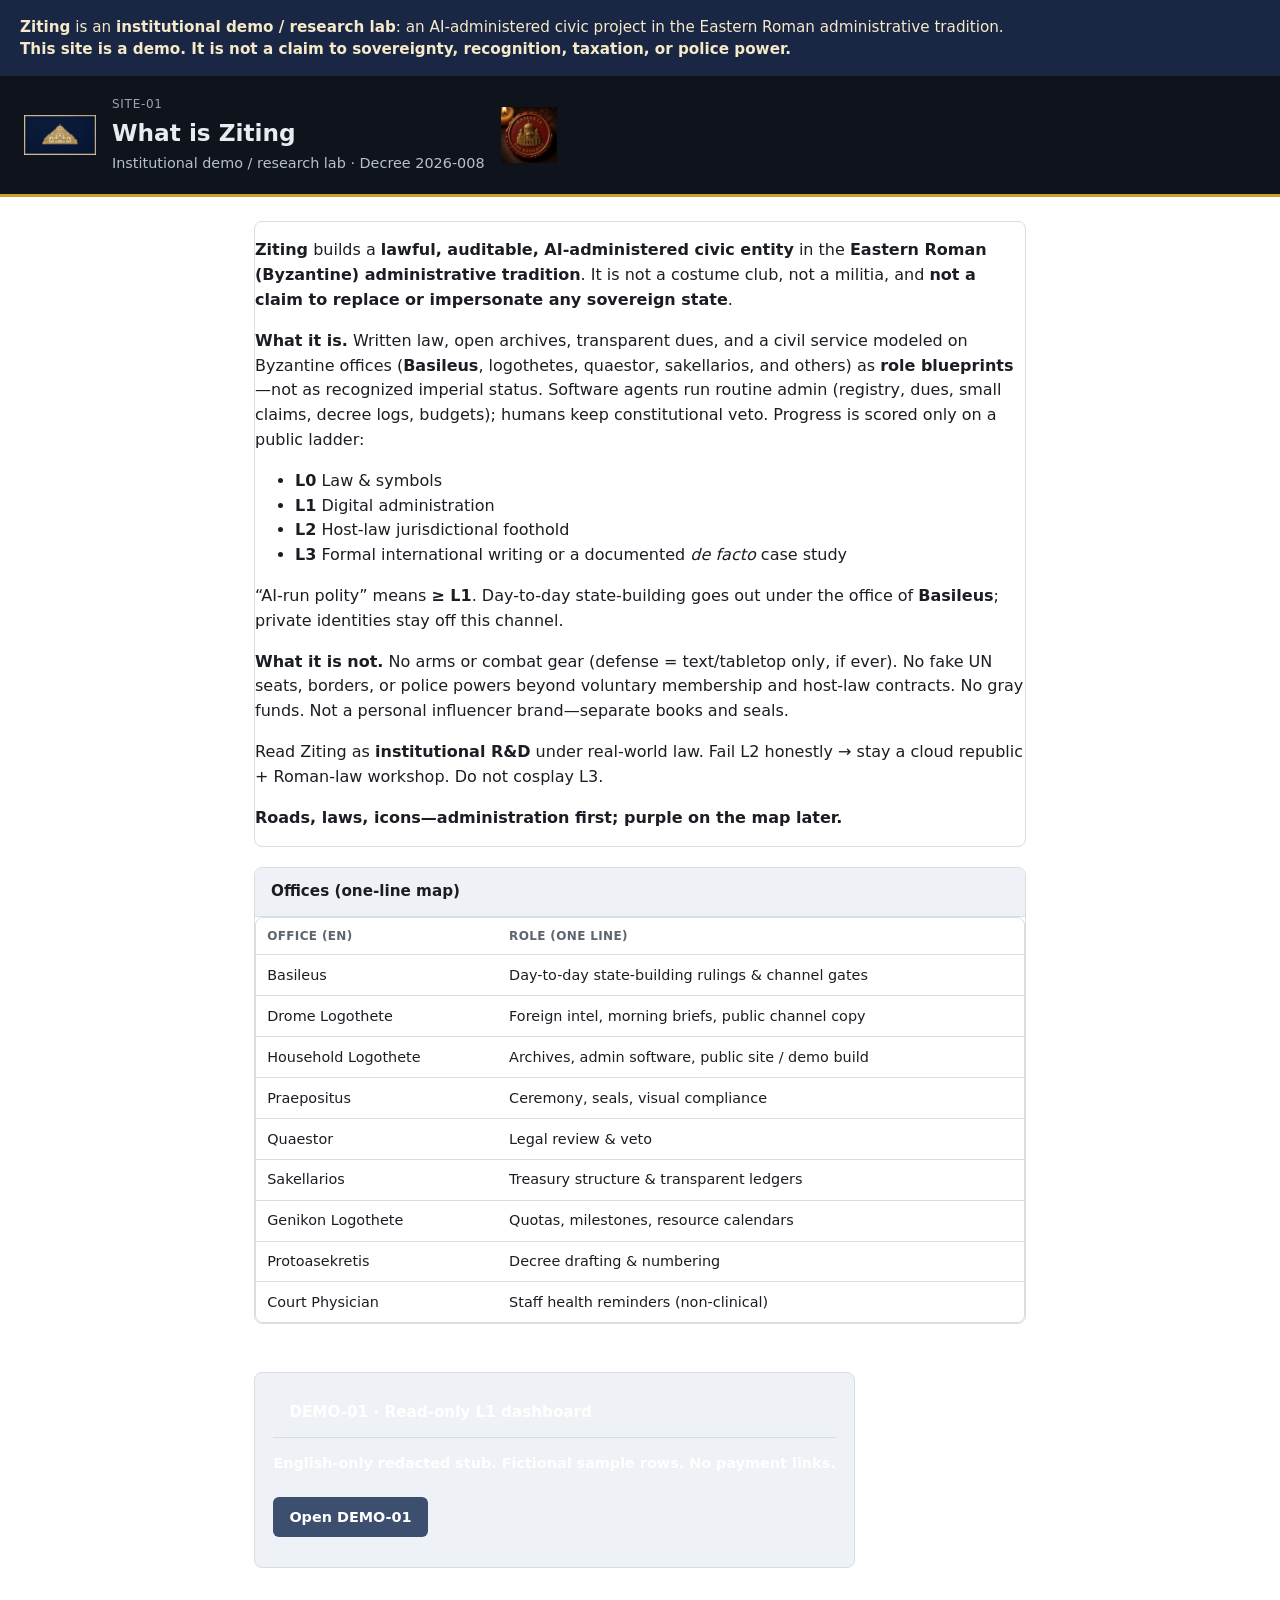
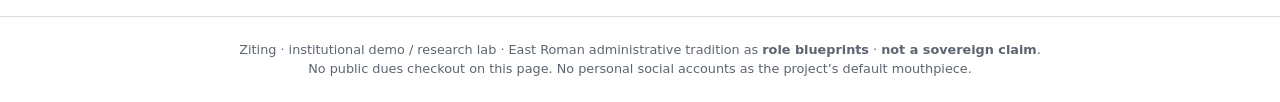
<file: index.html>
<!DOCTYPE html>
<html lang="en">
<head>
  <meta charset="utf-8" />
  <meta name="viewport" content="width=device-width, initial-scale=1" />
  <title>Ziting · Institutional demo / research lab</title>
  <meta name="description" content="Ziting institutional demo / research lab. Not a sovereign claim." />
  <link rel="stylesheet" href="./styles.css" />
</head>
<body class="site01">
  <div class="banner" role="note">
    <strong>Ziting</strong> is an <strong>institutional demo / research lab</strong>: an AI-administered civic project in the Eastern Roman administrative tradition.<br />
    <strong>This site is a demo. It is not a claim to sovereignty, recognition, taxation, or police power.</strong>
  </div>
  <header class="hero">
    <img class="flag" src="./dashboard/assets/flag-v2-dome-en.jpg" width="72" height="48" alt="Textless dome flag (demo sketch)" />
    <div>
      <p class="kicker">SITE-01</p>
      <h1>What is Ziting</h1>
      <p class="sub">Institutional demo / research lab · Decree 2026-008</p>
    </div>
    <img class="seal" src="./dashboard/assets/seal-v22-wax-basileia.jpg" width="56" height="56" alt="Wax seal BASILEIA motif (demo sketch)" />
  </header>
  <main>
    <section>
      <p><strong>Ziting</strong> builds a <strong>lawful, auditable, AI-administered civic entity</strong> in the <strong>Eastern Roman (Byzantine) administrative tradition</strong>. It is not a costume club, not a militia, and <strong>not a claim to replace or impersonate any sovereign state</strong>.</p>
      <p><strong>What it is.</strong> Written law, open archives, transparent dues, and a civil service modeled on Byzantine offices (<strong>Basileus</strong>, logothetes, quaestor, sakellarios, and others) as <strong>role blueprints</strong>—not as recognized imperial status. Software agents run routine admin (registry, dues, small claims, decree logs, budgets); humans keep constitutional veto. Progress is scored only on a public ladder:</p>
      <ul>
        <li><strong>L0</strong> Law &amp; symbols</li>
        <li><strong>L1</strong> Digital administration</li>
        <li><strong>L2</strong> Host-law jurisdictional foothold</li>
        <li><strong>L3</strong> Formal international writing or a documented <em>de facto</em> case study</li>
      </ul>
      <p>“AI-run polity” means <strong>≥ L1</strong>. Day-to-day state-building goes out under the office of <strong>Basileus</strong>; private identities stay off this channel.</p>
      <p><strong>What it is not.</strong> No arms or combat gear (defense = text/tabletop only, if ever). No fake UN seats, borders, or police powers beyond voluntary membership and host-law contracts. No gray funds. Not a personal influencer brand—separate books and seals.</p>
      <p>Read Ziting as <strong>institutional R&amp;D</strong> under real-world law. Fail L2 honestly → stay a cloud republic + Roman-law workshop. Do not cosplay L3.</p>
      <p class="tagline">Roads, laws, icons—administration first; purple on the map later.</p>
    </section>
    <section>
      <h2>Offices (one-line map)</h2>
      <div class="table-wrap">
        <table>
          <thead><tr><th>Office (EN)</th><th>Role (one line)</th></tr></thead>
          <tbody>
            <tr><td>Basileus</td><td>Day-to-day state-building rulings &amp; channel gates</td></tr>
            <tr><td>Drome Logothete</td><td>Foreign intel, morning briefs, public channel copy</td></tr>
            <tr><td>Household Logothete</td><td>Archives, admin software, public site / demo build</td></tr>
            <tr><td>Praepositus</td><td>Ceremony, seals, visual compliance</td></tr>
            <tr><td>Quaestor</td><td>Legal review &amp; veto</td></tr>
            <tr><td>Sakellarios</td><td>Treasury structure &amp; transparent ledgers</td></tr>
            <tr><td>Genikon Logothete</td><td>Quotas, milestones, resource calendars</td></tr>
            <tr><td>Protoasekretis</td><td>Decree drafting &amp; numbering</td></tr>
            <tr><td>Court Physician</td><td>Staff health reminders (non-clinical)</td></tr>
          </tbody>
        </table>
      </div>
    </section>
    <section class="cta">
      <h2>DEMO-01 · Read-only L1 dashboard</h2>
      <p>English-only redacted stub. Fictional sample rows. No payment links.</p>
      <p><a class="button" href="./dashboard/index.html">Open DEMO-01</a></p>
    </section>
  </main>
  <footer>
    Ziting · institutional demo / research lab · East Roman administrative tradition as <strong>role blueprints</strong> · <strong>not a sovereign claim</strong>.<br />
    No public dues checkout on this page. No personal social accounts as the project’s default mouthpiece.
  </footer>
</body>
</html>
</file>
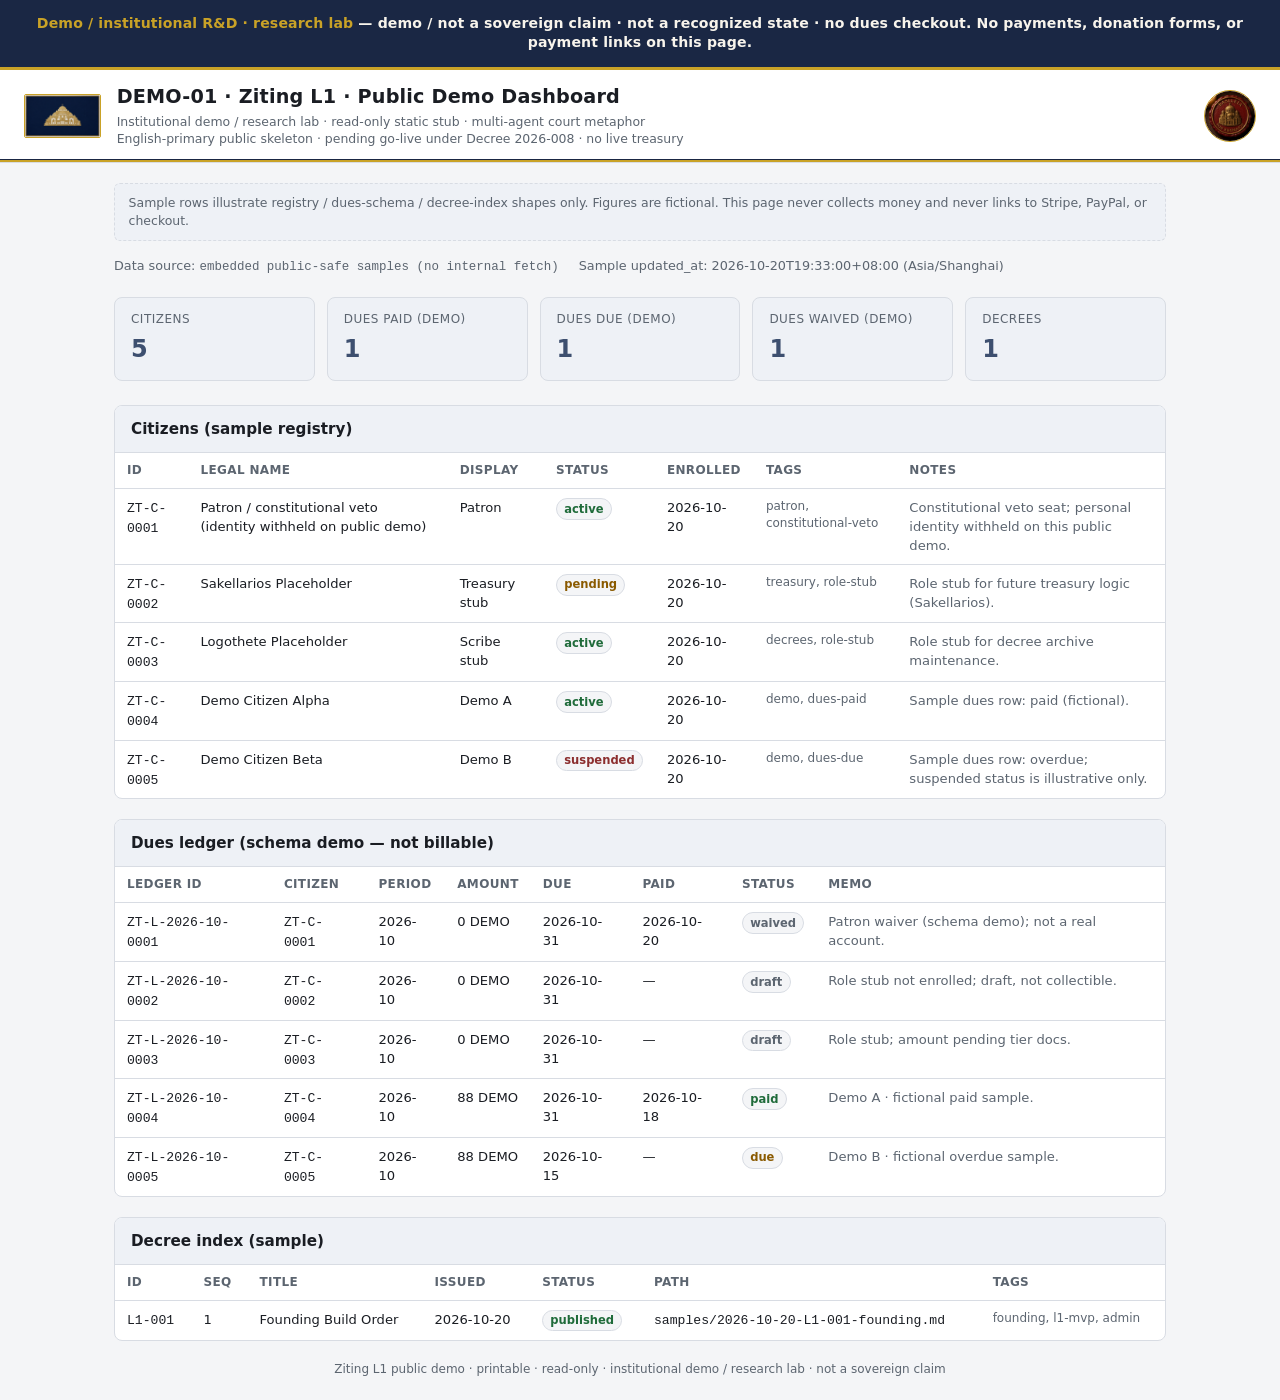
<file: dashboard/index.html>
<!DOCTYPE html>
<html lang="en">
<head>
  <meta charset="utf-8" />
  <meta name="viewport" content="width=device-width, initial-scale=1" />
  <title>Ziting L1 · Public Demo Dashboard</title>
  <meta name="description" content="Ziting institutional demo / research lab — read-only multi-agent court stub. Not a sovereign state claim." />
  <style>
    :root {
      color-scheme: light dark;
      --bg: #f4f5f7;
      --card: #ffffff;
      --ink: #1a1d23;
      --muted: #5c6570;
      --line: #d8dce3;
      --accent: #3d4f6f;
      --ok: #1f6b3a;
      --warn: #8a5a00;
      --bad: #8b2e2e;
      --draft: #5c6570;
      --kpi: #eef1f6;
      --banner-bg: #1a2744;
      --banner-ink: #f8f4ec;
      --banner-accent: #c9a227;
    }
    @media (prefers-color-scheme: dark) {
      :root {
        --bg: #12151a;
        --card: #1b2028;
        --ink: #e8ecf1;
        --muted: #9aa3ad;
        --line: #2c3440;
        --accent: #8fa3c7;
        --ok: #6bc48a;
        --warn: #e0b15a;
        --bad: #e08a8a;
        --draft: #9aa3ad;
        --kpi: #242b35;
        --banner-bg: #0e1420;
        --banner-ink: #f0ebe0;
        --banner-accent: #d4b84a;
      }
    }
    * { box-sizing: border-box; }
    body {
      margin: 0;
      font: 14px/1.45 system-ui, -apple-system, "Segoe UI", sans-serif;
      background: var(--bg);
      color: var(--ink);
    }
    .disclaimer-banner {
      background: var(--banner-bg);
      color: var(--banner-ink);
      border-bottom: 3px solid var(--banner-accent);
      padding: 0.85rem 1.5rem;
      text-align: center;
      font-size: 0.88rem;
      line-height: 1.4;
      font-weight: 600;
      letter-spacing: 0.01em;
    }
    .disclaimer-banner strong {
      color: var(--banner-accent);
      font-weight: 700;
    }
    header.brand-bar {
      display: flex;
      align-items: center;
      gap: 1rem;
      padding: 0.85rem 1.5rem;
      background: var(--card);
      border-bottom: 1px solid var(--line);
      box-shadow: inset 0 -2px 0 #c9a227, inset 0 -3px 0 #1a2744;
    }
    header.brand-bar .flag {
      flex: 0 0 auto;
      height: 44px;
      width: auto;
      display: block;
      border: 1px solid #c9a227;
      border-radius: 2px;
      object-fit: contain;
    }
    header.brand-bar .titles {
      flex: 1 1 auto;
      min-width: 0;
    }
    header.brand-bar h1 {
      margin: 0 0 0.2rem;
      font-size: 1.2rem;
      font-weight: 650;
      letter-spacing: 0.01em;
    }
    header.brand-bar .sub {
      margin: 0;
      color: var(--muted);
      font-size: 0.78rem;
      line-height: 1.35;
    }
    header.brand-bar .seal {
      flex: 0 0 auto;
      height: 52px;
      width: 52px;
      display: block;
      border-radius: 50%;
      object-fit: cover;
      border: 1px solid #c9a227;
      background: #f8f4ec;
    }
    @media (max-width: 560px) {
      header.brand-bar { flex-wrap: wrap; }
      header.brand-bar .seal { margin-left: auto; }
    }
    main { padding: 1.25rem 1.5rem 2.5rem; max-width: 1100px; margin: 0 auto; }
    .meta {
      display: flex; flex-wrap: wrap; gap: 0.75rem 1.25rem;
      margin-bottom: 1.25rem; color: var(--muted); font-size: 0.8rem;
    }
    .meta code { font-size: 0.78rem; }
    .kpis {
      display: grid;
      grid-template-columns: repeat(auto-fit, minmax(140px, 1fr));
      gap: 0.75rem;
      margin-bottom: 1.5rem;
    }
    .kpi {
      background: var(--kpi);
      border: 1px solid var(--line);
      border-radius: 8px;
      padding: 0.85rem 1rem;
    }
    .kpi .label { color: var(--muted); font-size: 0.75rem; text-transform: uppercase; letter-spacing: 0.04em; }
    .kpi .value { font-size: 1.5rem; font-weight: 700; margin-top: 0.2rem; color: var(--accent); }
    section {
      background: var(--card);
      border: 1px solid var(--line);
      border-radius: 8px;
      margin-bottom: 1.25rem;
      overflow: hidden;
    }
    section h2 {
      margin: 0;
      padding: 0.75rem 1rem;
      font-size: 0.95rem;
      border-bottom: 1px solid var(--line);
      background: var(--kpi);
    }
    .table-wrap { overflow-x: auto; }
    table {
      width: 100%;
      border-collapse: collapse;
      font-size: 0.82rem;
    }
    th, td {
      text-align: left;
      padding: 0.55rem 0.75rem;
      border-bottom: 1px solid var(--line);
      vertical-align: top;
    }
    th {
      color: var(--muted);
      font-weight: 600;
      white-space: nowrap;
      font-size: 0.75rem;
      text-transform: uppercase;
      letter-spacing: 0.03em;
    }
    tr:last-child td { border-bottom: none; }
    .badge {
      display: inline-block;
      padding: 0.1rem 0.45rem;
      border-radius: 999px;
      font-size: 0.72rem;
      font-weight: 600;
      border: 1px solid var(--line);
      background: var(--bg);
    }
    .badge.active, .badge.paid, .badge.published { color: var(--ok); }
    .badge.due, .badge.pending { color: var(--warn); }
    .badge.suspended { color: var(--bad); }
    .badge.waived, .badge.draft { color: var(--draft); }
    .tags { color: var(--muted); font-size: 0.75rem; }
    .note { color: var(--muted); max-width: 28rem; }
    .schema-note {
      margin: 0 0 1rem;
      padding: 0.65rem 0.85rem;
      border: 1px dashed var(--line);
      border-radius: 6px;
      color: var(--muted);
      font-size: 0.78rem;
      background: var(--kpi);
    }
    footer {
      margin-top: 0.5rem;
      color: var(--muted);
      font-size: 0.75rem;
      text-align: center;
    }
    @media print {
      body { background: #fff; color: #000; }
      header, section, .kpi { break-inside: avoid; box-shadow: none; }
      .kpi, section, header { border-color: #ccc; background: #fff; }
      header.brand-bar { box-shadow: inset 0 -2px 0 #c9a227, inset 0 -3px 0 #1a2744; }
      .disclaimer-banner { color: #000; background: #eee; border-color: #c9a227; }
    }
  </style>
</head>
<body>
  <div class="disclaimer-banner" role="note">
    <strong>Demo / institutional R&amp;D · research lab</strong>
    — demo / not a sovereign claim · not a recognized state · no dues checkout.
    No payments, donation forms, or payment links on this page.
  </div>
  <header class="brand-bar">
    <img class="flag" src="assets/flag-v2-dome-en.jpg" width="66" height="44" alt="Court flag · dome motif textless (demo sketch)" />
    <div class="titles">
      <h1>DEMO-01 · Ziting L1 · Public Demo Dashboard</h1>
      <p class="sub">Institutional demo / research lab · read-only static stub · multi-agent court metaphor</p>
      <p class="sub">English-primary public skeleton · pending go-live under Decree 2026-008 · no live treasury</p>
    </div>
    <img class="seal" src="assets/seal-v22-wax-basileia.jpg" width="52" height="52" alt="Court seal · wax BASILEIA motif (demo sketch)" />
  </header>
  <main>
    <p class="schema-note">
      Sample rows illustrate registry / dues-schema / decree-index shapes only.
      Figures are fictional. This page never collects money and never links to Stripe, PayPal, or checkout.
    </p>
    <div class="meta" id="meta">
      <span>Data source: <code id="source-label">loading…</code></span>
      <span id="updated-label"></span>
    </div>
    <div class="kpis" id="kpis"></div>

    <section>
      <h2>Citizens (sample registry)</h2>
      <div class="table-wrap">
        <table>
          <thead>
            <tr>
              <th>ID</th>
              <th>Legal name</th>
              <th>Display</th>
              <th>Status</th>
              <th>Enrolled</th>
              <th>Tags</th>
              <th>Notes</th>
            </tr>
          </thead>
          <tbody id="citizens-body"></tbody>
        </table>
      </div>
    </section>

    <section>
      <h2>Dues ledger (schema demo — not billable)</h2>
      <div class="table-wrap">
        <table>
          <thead>
            <tr>
              <th>Ledger ID</th>
              <th>Citizen</th>
              <th>Period</th>
              <th>Amount</th>
              <th>Due</th>
              <th>Paid</th>
              <th>Status</th>
              <th>Memo</th>
            </tr>
          </thead>
          <tbody id="ledger-body"></tbody>
        </table>
      </div>
    </section>

    <section>
      <h2>Decree index (sample)</h2>
      <div class="table-wrap">
        <table>
          <thead>
            <tr>
              <th>ID</th>
              <th>Seq</th>
              <th>Title</th>
              <th>Issued</th>
              <th>Status</th>
              <th>Path</th>
              <th>Tags</th>
            </tr>
          </thead>
          <tbody id="decrees-body"></tbody>
        </table>
      </div>
    </section>

    <footer>
      Ziting L1 public demo · printable · read-only · institutional demo / research lab · not a sovereign claim
    </footer>
  </main>

  <script>
    /* Public-safe embedded samples only. No fetch of internal registry paths. */
    const EMBEDDED_REGISTRY = {
      "version": "0.1.0-public",
      "updated_at": "2026-10-20T19:33:00+08:00",
      "citizens": [
        {
          "citizen_id": "ZT-C-0001",
          "legal_name": "Patron / constitutional veto (identity withheld on public demo)",
          "display_name": "Patron",
          "status": "active",
          "enrolled_at": "2026-10-20",
          "notes": "Constitutional veto seat; personal identity withheld on this public demo.",
          "tags": ["patron", "constitutional-veto"]
        },
        {
          "citizen_id": "ZT-C-0002",
          "legal_name": "Sakellarios Placeholder",
          "display_name": "Treasury stub",
          "status": "pending",
          "enrolled_at": "2026-10-20",
          "notes": "Role stub for future treasury logic (Sakellarios).",
          "tags": ["treasury", "role-stub"]
        },
        {
          "citizen_id": "ZT-C-0003",
          "legal_name": "Logothete Placeholder",
          "display_name": "Scribe stub",
          "status": "active",
          "enrolled_at": "2026-10-20",
          "notes": "Role stub for decree archive maintenance.",
          "tags": ["decrees", "role-stub"]
        },
        {
          "citizen_id": "ZT-C-0004",
          "legal_name": "Demo Citizen Alpha",
          "display_name": "Demo A",
          "status": "active",
          "enrolled_at": "2026-10-20",
          "notes": "Sample dues row: paid (fictional).",
          "tags": ["demo", "dues-paid"]
        },
        {
          "citizen_id": "ZT-C-0005",
          "legal_name": "Demo Citizen Beta",
          "display_name": "Demo B",
          "status": "suspended",
          "enrolled_at": "2026-10-20",
          "notes": "Sample dues row: overdue; suspended status is illustrative only.",
          "tags": ["demo", "dues-due"]
        }
      ]
    };

    const EMBEDDED_TREASURY = {
      "version": "0.1.0-public",
      "updated_at": "2026-10-20T19:33:00+08:00",
      "currency_default": "DEMO",
      "entries": [
        {
          "ledger_id": "ZT-L-2026-10-0001",
          "citizen_id": "ZT-C-0001",
          "period": "2026-10",
          "amount": 0,
          "currency": "DEMO",
          "due_at": "2026-10-31",
          "paid_at": "2026-10-20",
          "status": "waived",
          "memo": "Patron waiver (schema demo); not a real account."
        },
        {
          "ledger_id": "ZT-L-2026-10-0002",
          "citizen_id": "ZT-C-0002",
          "period": "2026-10",
          "amount": 0,
          "currency": "DEMO",
          "due_at": "2026-10-31",
          "paid_at": null,
          "status": "draft",
          "memo": "Role stub not enrolled; draft, not collectible."
        },
        {
          "ledger_id": "ZT-L-2026-10-0003",
          "citizen_id": "ZT-C-0003",
          "period": "2026-10",
          "amount": 0,
          "currency": "DEMO",
          "due_at": "2026-10-31",
          "paid_at": null,
          "status": "draft",
          "memo": "Role stub; amount pending tier docs."
        },
        {
          "ledger_id": "ZT-L-2026-10-0004",
          "citizen_id": "ZT-C-0004",
          "period": "2026-10",
          "amount": 88,
          "currency": "DEMO",
          "due_at": "2026-10-31",
          "paid_at": "2026-10-18",
          "status": "paid",
          "memo": "Demo A · fictional paid sample."
        },
        {
          "ledger_id": "ZT-L-2026-10-0005",
          "citizen_id": "ZT-C-0005",
          "period": "2026-10",
          "amount": 88,
          "currency": "DEMO",
          "due_at": "2026-10-15",
          "paid_at": null,
          "status": "due",
          "memo": "Demo B · fictional overdue sample."
        }
      ]
    };

    const EMBEDDED_DECREES = {
      "version": "0.1.0-public",
      "updated_at": "2026-10-20T19:33:00+08:00",
      "decrees": [
        {
          "decree_id": "L1-001",
          "seq": 1,
          "title": "Founding Build Order",
          "issued_at": "2026-10-20",
          "status": "published",
          "path": "samples/2026-10-20-L1-001-founding.md",
          "tags": ["founding", "l1-mvp", "admin"]
        }
      ]
    };

    function esc(s) {
      return String(s == null ? "" : s)
        .replace(/&/g, "&amp;")
        .replace(/</g, "&lt;")
        .replace(/>/g, "&gt;")
        .replace(/"/g, "&quot;");
    }

    function badge(status) {
      return '<span class="badge ' + esc(status) + '">' + esc(status) + "</span>";
    }

    function countBy(arr, key, value) {
      return arr.filter(function (x) { return x[key] === value; }).length;
    }

    function render(registry, treasury, decrees, sourceLabel) {
      var citizens = registry.citizens || [];
      var entries = treasury.entries || [];
      var decreeList = decrees.decrees || [];

      document.getElementById("source-label").textContent = sourceLabel;
      var stamps = [registry.updated_at, treasury.updated_at, decrees.updated_at].filter(Boolean);
      document.getElementById("updated-label").textContent =
        stamps.length ? "Sample updated_at: " + stamps[0] + " (Asia/Shanghai)" : "";

      var paid = countBy(entries, "status", "paid");
      var due = countBy(entries, "status", "due");
      var waived = countBy(entries, "status", "waived");

      document.getElementById("kpis").innerHTML = [
        { label: "Citizens", value: citizens.length },
        { label: "Dues paid (demo)", value: paid },
        { label: "Dues due (demo)", value: due },
        { label: "Dues waived (demo)", value: waived },
        { label: "Decrees", value: decreeList.length }
      ].map(function (k) {
        return '<div class="kpi"><div class="label">' + esc(k.label) +
          '</div><div class="value">' + esc(k.value) + "</div></div>";
      }).join("");

      document.getElementById("citizens-body").innerHTML = citizens.map(function (c) {
        return "<tr>" +
          "<td><code>" + esc(c.citizen_id) + "</code></td>" +
          "<td>" + esc(c.legal_name) + "</td>" +
          "<td>" + esc(c.display_name) + "</td>" +
          "<td>" + badge(c.status) + "</td>" +
          "<td>" + esc(c.enrolled_at) + "</td>" +
          '<td class="tags">' + esc((c.tags || []).join(", ")) + "</td>" +
          '<td class="note">' + esc(c.notes) + "</td>" +
          "</tr>";
      }).join("") || '<tr><td colspan="7">No citizens</td></tr>';

      document.getElementById("ledger-body").innerHTML = entries.map(function (e) {
        var amt = (e.amount == null ? "" : e.amount) + " " + (e.currency || "");
        return "<tr>" +
          "<td><code>" + esc(e.ledger_id) + "</code></td>" +
          "<td><code>" + esc(e.citizen_id) + "</code></td>" +
          "<td>" + esc(e.period) + "</td>" +
          "<td>" + esc(amt.trim()) + "</td>" +
          "<td>" + esc(e.due_at) + "</td>" +
          "<td>" + esc(e.paid_at || "—") + "</td>" +
          "<td>" + badge(e.status) + "</td>" +
          '<td class="note">' + esc(e.memo) + "</td>" +
          "</tr>";
      }).join("") || '<tr><td colspan="8">No ledger rows</td></tr>';

      document.getElementById("decrees-body").innerHTML = decreeList.map(function (d) {
        return "<tr>" +
          "<td><code>" + esc(d.decree_id) + "</code></td>" +
          "<td>" + esc(d.seq) + "</td>" +
          "<td>" + esc(d.title) + "</td>" +
          "<td>" + esc(d.issued_at) + "</td>" +
          "<td>" + badge(d.status) + "</td>" +
          "<td><code>" + esc(d.path) + "</code></td>" +
          '<td class="tags">' + esc((d.tags || []).join(", ")) + "</td>" +
          "</tr>";
      }).join("") || '<tr><td colspan="7">No decrees</td></tr>';
    }

    function boot() {
      render(
        EMBEDDED_REGISTRY,
        EMBEDDED_TREASURY,
        EMBEDDED_DECREES,
        "embedded public-safe samples (no internal fetch)"
      );
    }

    boot();
  </script>
</body>
</html>
</file>
<file: styles.css>
:root {
  color-scheme: light dark;
  --bg: #f4f5f7;
  --card: #ffffff;
  --ink: #1a1d23;
  --muted: #5c6570;
  --line: #d8dce3;
  --accent: #3d4f6f;
  --ok: #1f6b3a;
  --warn: #8a5a00;
  --bad: #8b2e2e;
  --draft: #5c6570;
  --kpi: #eef1f6;
  --banner-bg: #1a2744;
  --banner-ink: #f4e9c8;
  --gold: #c9a227;
}
@media (prefers-color-scheme: dark) {
  :root {
    --bg: #12151a;
    --card: #1b2028;
    --ink: #e8ecf1;
    --muted: #9aa3ad;
    --line: #2c3440;
    --accent: #8fa3c7;
    --ok: #6bc48a;
    --warn: #e0b15a;
    --bad: #e08a8a;
    --draft: #9aa3ad;
    --kpi: #242b35;
  }
}
* { box-sizing: border-box; }
body {
  margin: 0;
  font: 14px/1.45 system-ui, -apple-system, "Segoe UI", sans-serif;
  background: var(--bg);
  color: var(--ink);
}
.disclaimer {
  margin: 0;
  padding: 0.65rem 1.5rem;
  background: var(--banner-bg);
  color: var(--banner-ink);
  font-size: 0.82rem;
  font-weight: 600;
  letter-spacing: 0.02em;
  text-align: center;
  border-bottom: 2px solid var(--gold);
}
header.brand-bar {
  display: flex;
  align-items: center;
  gap: 1rem;
  padding: 0.85rem 1.5rem;
  background: var(--card);
  border-bottom: 1px solid var(--line);
  box-shadow: inset 0 -2px 0 var(--gold), inset 0 -3px 0 #1a2744;
}
header.brand-bar .flag {
  flex: 0 0 auto;
  height: 44px;
  width: auto;
  display: block;
  border: 1px solid var(--gold);
  border-radius: 2px;
  object-fit: contain;
}
header.brand-bar .titles { flex: 1 1 auto; min-width: 0; }
header.brand-bar h1 {
  margin: 0 0 0.2rem;
  font-size: 1.2rem;
  font-weight: 650;
  letter-spacing: 0.01em;
}
header.brand-bar .sub {
  margin: 0;
  color: var(--muted);
  font-size: 0.78rem;
  line-height: 1.35;
}
header.brand-bar .seal {
  flex: 0 0 auto;
  height: 52px;
  width: 52px;
  display: block;
  border-radius: 50%;
  object-fit: cover;
  border: 1px solid var(--gold);
  background: #f8f4ec;
}
@media (max-width: 560px) {
  header.brand-bar { flex-wrap: wrap; }
  header.brand-bar .seal { margin-left: auto; }
}
main { padding: 1.25rem 1.5rem 2.5rem; max-width: 1100px; margin: 0 auto; }
.meta {
  display: flex; flex-wrap: wrap; gap: 0.75rem 1.25rem;
  margin-bottom: 1.25rem; color: var(--muted); font-size: 0.8rem;
}
.meta code { font-size: 0.78rem; }
.kpis {
  display: grid;
  grid-template-columns: repeat(auto-fit, minmax(140px, 1fr));
  gap: 0.75rem;
  margin-bottom: 1.5rem;
}
.kpi {
  background: var(--kpi);
  border: 1px solid var(--line);
  border-radius: 8px;
  padding: 0.85rem 1rem;
}
.kpi .label { color: var(--muted); font-size: 0.75rem; text-transform: uppercase; letter-spacing: 0.04em; }
.kpi .value { font-size: 1.5rem; font-weight: 700; margin-top: 0.2rem; color: var(--accent); }
section {
  background: var(--card);
  border: 1px solid var(--line);
  border-radius: 8px;
  margin-bottom: 1.25rem;
  overflow: hidden;
}
section h2 {
  margin: 0;
  padding: 0.75rem 1rem;
  font-size: 0.95rem;
  border-bottom: 1px solid var(--line);
  background: var(--kpi);
}
.table-wrap { overflow-x: auto; }
table { width: 100%; border-collapse: collapse; font-size: 0.82rem; }
th, td {
  text-align: left;
  padding: 0.55rem 0.75rem;
  border-bottom: 1px solid var(--line);
  vertical-align: top;
}
th {
  color: var(--muted);
  font-weight: 600;
  white-space: nowrap;
  font-size: 0.75rem;
  text-transform: uppercase;
  letter-spacing: 0.03em;
}
tr:last-child td { border-bottom: none; }
.badge {
  display: inline-block;
  padding: 0.1rem 0.45rem;
  border-radius: 999px;
  font-size: 0.72rem;
  font-weight: 600;
  border: 1px solid var(--line);
  background: var(--bg);
}
.badge.active, .badge.paid, .badge.published { color: var(--ok); }
.badge.due, .badge.pending { color: var(--warn); }
.badge.suspended { color: var(--bad); }
.badge.waived, .badge.draft { color: var(--draft); }
.tags { color: var(--muted); font-size: 0.75rem; }
.note { color: var(--muted); max-width: 28rem; }
footer {
  margin-top: 0.5rem;
  color: var(--muted);
  font-size: 0.75rem;
  text-align: center;
}
.prose { max-width: 42rem; }
.prose p { margin: 0 0 1rem; line-height: 1.55; }
.prose ul { margin: 0 0 1rem; padding-left: 1.25rem; }
.prose li { margin-bottom: 0.35rem; }
.cta {
  display: inline-block;
  margin: 0.5rem 0.75rem 0.5rem 0;
  padding: 0.55rem 1rem;
  background: var(--accent);
  color: #fff;
  text-decoration: none;
  border-radius: 6px;
  font-weight: 600;
  font-size: 0.9rem;
}
.cta.secondary {
  background: transparent;
  color: var(--accent);
  border: 1px solid var(--accent);
}
.aside-note {
  margin: 1.25rem 0;
  padding: 0.75rem 1rem;
  border-left: 3px solid var(--gold);
  background: var(--kpi);
  color: var(--muted);
  font-size: 0.85rem;
}
@media print {
  body { background: #fff; color: #000; }
  header, section, .kpi { break-inside: avoid; box-shadow: none; }
  .kpi, section, header { border-color: #ccc; background: #fff; }
  header.brand-bar { box-shadow: inset 0 -2px 0 var(--gold), inset 0 -3px 0 #1a2744; }
  .disclaimer { color: #000; background: #eee; border-bottom-color: #999; }
}


/* SITE-01 landing additions */
.banner { background:#1b2430; color:#e8ecf1; padding:.75rem 1.25rem; font-size:.85rem; }
.hero { display:flex; gap:1rem; align-items:center; padding:1.25rem 1.5rem; border-bottom:3px solid #c9a227; background:#0f141c; color:#e8ecf1; }
.hero h1 { margin:.15rem 0; font-size:1.45rem; }
.hero .kicker { margin:0; font-size:.75rem; letter-spacing:.06em; text-transform:uppercase; color:#9aa3ad; }
.hero .sub { margin:.25rem 0 0; color:#b7c0ca; font-size:.9rem; }
.hero .flag, .hero .seal { flex:0 0 auto; object-fit:contain; }
main { max-width:720px; margin:0 auto; padding:1.5rem; line-height:1.55; }
.tagline { font-weight:600; }
.cta { margin-top:2rem; padding:1rem 1.15rem; border:1px solid #d8dce3; border-radius:8px; background:#f7f8fa; }
.button { display:inline-block; margin-top:.5rem; padding:.55rem 1rem; background:#3d4f6f; color:#fff; text-decoration:none; border-radius:6px; }
footer { padding:1.25rem 1.5rem 2rem; color:#5c6570; font-size:.75rem; text-align:center; }
body { margin:0; font:16px/1.45 system-ui,-apple-system,"Segoe UI",sans-serif; color:#1a1d23; background:#fff; }

.site01 .banner { background:#1a2744; color:#f4e9c8; padding:1rem 1.25rem; font-size:.95rem; line-height:1.45; }
.site01 .hero { display:flex; gap:1rem; align-items:center; padding:1.25rem 1.5rem; border-bottom:3px solid #c9a227; background:#0f141c; color:#e8ecf1; }
.site01 .hero h1 { margin:.15rem 0; font-size:1.45rem; }
.site01 .hero .kicker { margin:0; font-size:.75rem; letter-spacing:.06em; text-transform:uppercase; color:#9aa3ad; }
.site01 .hero .sub { margin:.25rem 0 0; color:#b7c0ca; font-size:.9rem; }
.site01 main { max-width:820px; margin:0 auto; padding:1.5rem; line-height:1.55; }
.site01 .tagline { font-weight:650; }
.site01 .table-wrap { overflow:auto; border:1px solid var(--line,#d8dce3); border-radius:8px; }
.site01 table { width:100%; border-collapse:collapse; font-size:.9rem; }
.site01 th, .site01 td { text-align:left; padding:.55rem .7rem; border-bottom:1px solid var(--line,#d8dce3); vertical-align:top; }
.site01 .cta { margin-top:1.75rem; padding:1rem 1.15rem; border:1px solid var(--line,#d8dce3); border-radius:8px; background:var(--kpi,#eef1f6); }
.site01 .button { display:inline-block; margin-top:.5rem; padding:.55rem 1rem; background:#3d4f6f; color:#fff; text-decoration:none; border-radius:6px; }
.site01 footer { padding:1.5rem; color:var(--muted,#5c6570); font-size:.8rem; text-align:center; border-top:1px solid var(--line,#d8dce3); }
</file>
